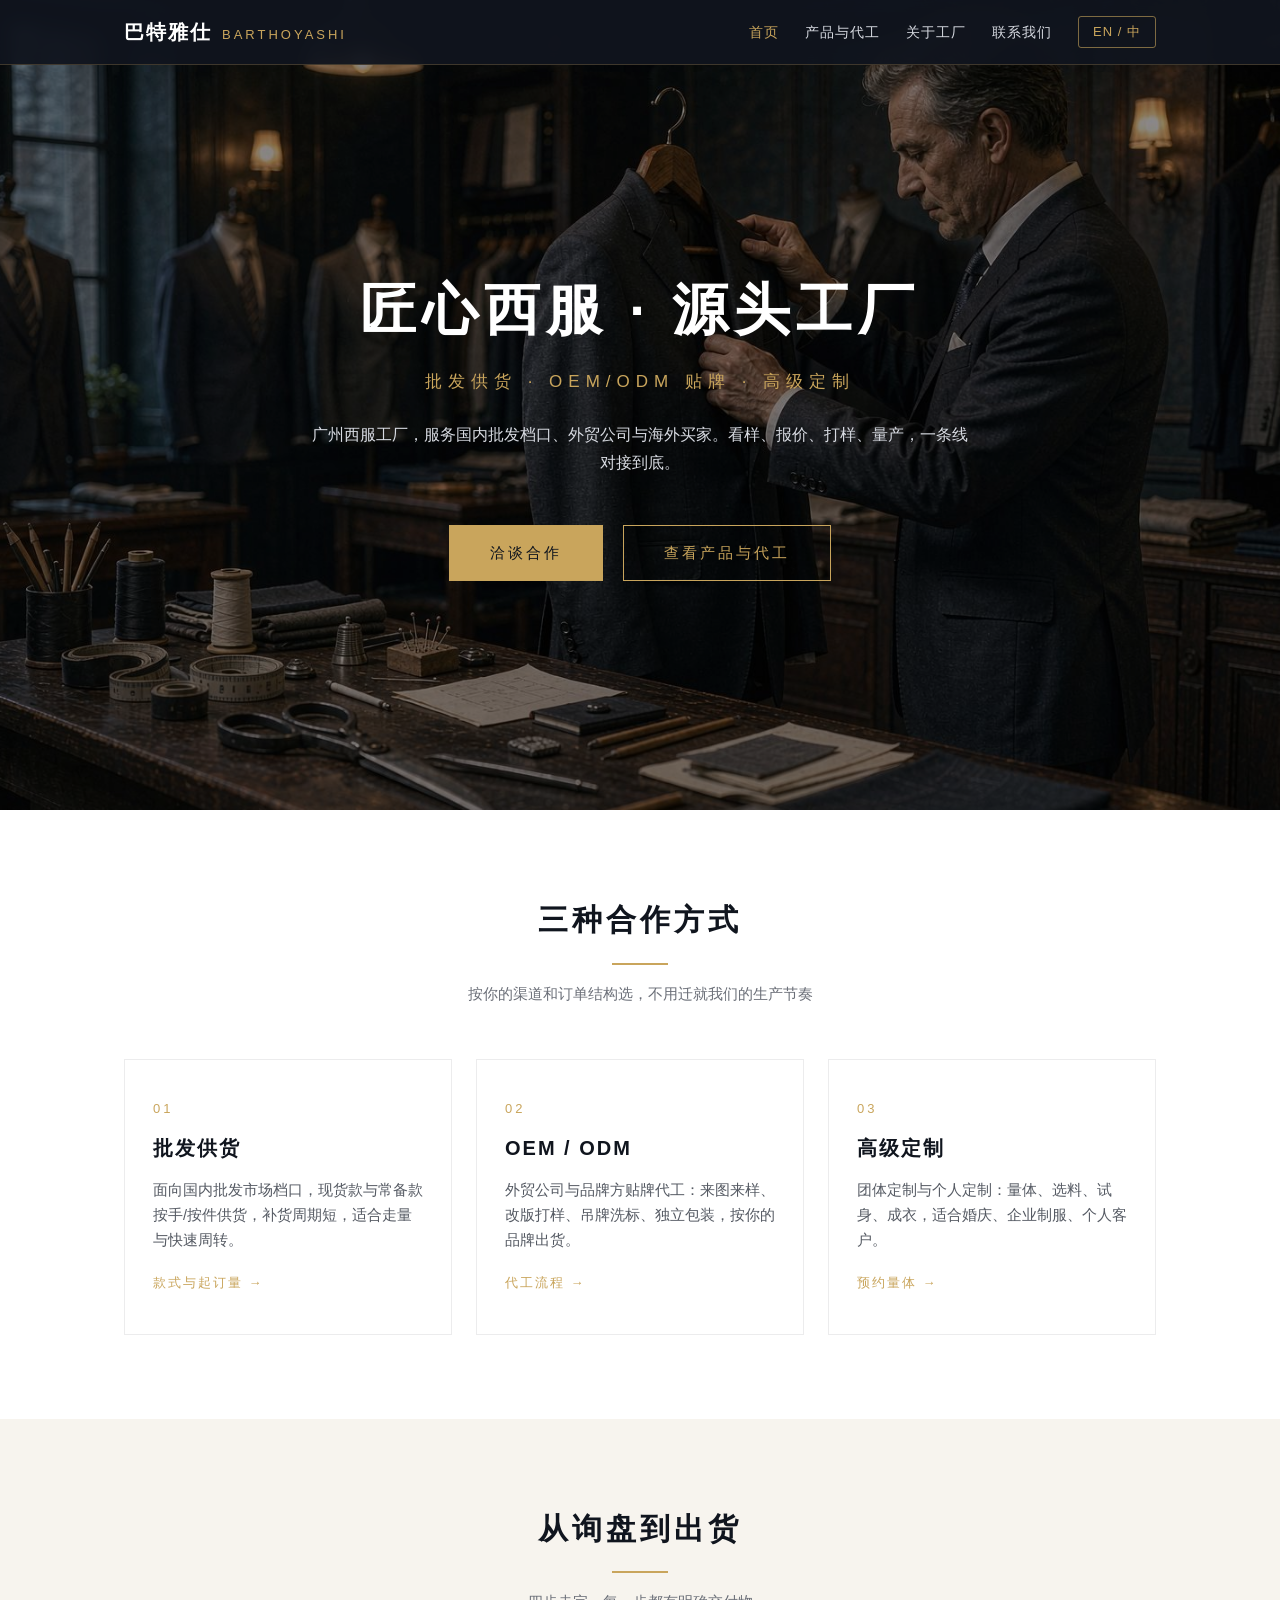
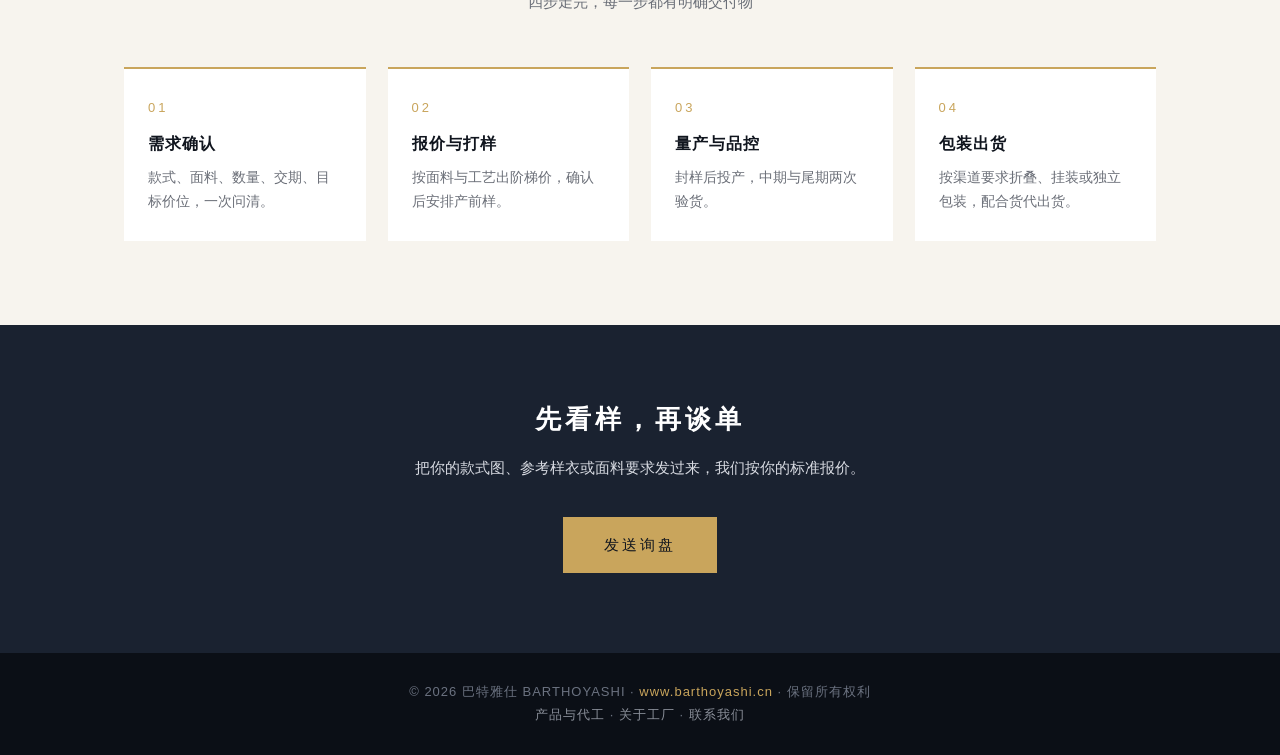
<file: index.html>
<!DOCTYPE html>
<html lang="zh-CN">
<head>
<meta charset="UTF-8">
<meta name="viewport" content="width=device-width, initial-scale=1.0">
<title>巴特雅仕 BARTHOYASHI｜广州西服工厂 · 批发 OEM/ODM 定制</title>
<meta name="description" content="巴特雅仕是广州西服源头工厂，承接批发档口供货、外贸公司 OEM/ODM 贴牌代工与高级定制。小批量起订，中英双语对接。Guangzhou suit factory for wholesale, OEM/ODM and bespoke tailoring.">
<meta name="keywords" content="西服工厂,西服批发,西装定制,西服OEM,西服ODM,广州西服厂,suit factory,suit manufacturer,suit wholesale,Guangzhou suit factory,OEM suit">
<link rel="canonical" href="https://www.barthoyashi.cn/">
<link rel="alternate" hreflang="zh-Hans" href="https://www.barthoyashi.cn/">
<link rel="alternate" hreflang="en" href="https://www.barthoyashi.cn/?lang=en">
<link rel="alternate" hreflang="x-default" href="https://www.barthoyashi.cn/">
<link rel="icon" type="image/svg+xml" href="favicon.svg">
<link rel="stylesheet" href="assets/style.css">
<meta property="og:type" content="website">
<meta property="og:site_name" content="BARTHOYASHI 巴特雅仕">
<meta property="og:title" content="巴特雅仕 BARTHOYASHI｜广州西服工厂 · 批发 OEM/ODM 定制">
<meta property="og:description" content="西服批发 / OEM-ODM 贴牌代工 / 高级定制 · Suit wholesale, OEM/ODM manufacturing, bespoke tailoring">
<meta property="og:url" content="https://www.barthoyashi.cn/">
<meta property="og:image" content="https://www.barthoyashi.cn/images/hero.jpg">
<meta property="og:locale" content="zh_CN">
<meta property="og:locale:alternate" content="en_US">
<meta name="twitter:card" content="summary_large_image">
<script type="application/ld+json">
{
  "@context": "https://schema.org",
  "@type": "Organization",
  "@id": "https://www.barthoyashi.cn/#org",
  "name": "BARTHOYASHI 巴特雅仕",
  "url": "https://www.barthoyashi.cn/",
  "logo": "https://www.barthoyashi.cn/favicon.svg",
  "description": "西服工厂：批发供货、OEM/ODM 贴牌代工、高级定制 | Suit factory: wholesale, OEM/ODM, bespoke tailoring",
  "address": { "@type": "PostalAddress", "addressCountry": "CN", "addressLocality": "广州", "addressRegion": "广东" },
  "areaServed": ["CN", "Worldwide"],
  "knowsLanguage": ["zh-CN", "en"],
  "contactPoint": [{
    "@type": "ContactPoint",
    "contactType": "sales",
    "email": "contact@barthoyashi.cn",
    "availableLanguage": ["zh-CN", "en"]
  }]
}
</script>
</head>
<body>

<header>
  <div class="container nav">
    <a class="brand" href="/">巴特雅仕<span>BARTHOYASHI</span></a>
    <nav>
      <ul>
        <li><a href="/" aria-current="page"><span class="zh">首页</span><span class="en">Home</span></a></li>
        <li><a href="products"><span class="zh">产品与代工</span><span class="en">Products</span></a></li>
        <li><a href="about"><span class="zh">关于工厂</span><span class="en">Factory</span></a></li>
        <li><a href="contact"><span class="zh">联系我们</span><span class="en">Contact</span></a></li>
        <li><button class="lang-btn" id="langToggle" type="button">EN / 中</button></li>
      </ul>
    </nav>
  </div>
</header>

<main>
<section class="hero" id="home">
  <div class="hero-inner">
    <h1><span class="zh">匠心西服 · 源头工厂</span><span class="en">Suit Factory · From the Source</span></h1>
    <div class="sub"><span class="zh">批发供货 · OEM/ODM 贴牌 · 高级定制</span><span class="en">Wholesale · OEM / ODM · Bespoke Tailoring</span></div>
    <p>
      <span class="zh">广州西服工厂，服务国内批发档口、外贸公司与海外买家。看样、报价、打样、量产，一条线对接到底。</span>
      <span class="en">A suit factory in Guangzhou serving domestic wholesalers, trading companies and overseas buyers — from sample to quotation to bulk production, in one line.</span>
    </p>
    <a class="btn btn-solid" href="contact"><span class="zh">洽谈合作</span><span class="en">Get in Touch</span></a>
    <a class="btn" href="products"><span class="zh">查看产品与代工</span><span class="en">Products &amp; OEM</span></a>
  </div>
</section>

<section class="bg-white">
  <div class="container">
    <div class="sec-head">
      <h2><span class="zh">三种合作方式</span><span class="en">Three Ways to Work With Us</span></h2>
      <div class="line"></div>
      <p><span class="zh">按你的渠道和订单结构选，不用迁就我们的生产节奏</span><span class="en">Pick the model that fits your channel and order size.</span></p>
    </div>
    <div class="cards">
      <div class="card">
        <div class="idx">01</div>
        <h3><span class="zh">批发供货</span><span class="en">Wholesale Supply</span></h3>
        <p><span class="zh">面向国内批发市场档口，现货款与常备款按手/按件供货，补货周期短，适合走量与快速周转。</span><span class="en">Stock and running styles supplied by piece or by lot for wholesale stalls — short replenishment cycles, built for turnover.</span></p>
        <a class="more" href="products"><span class="zh">款式与起订量 →</span><span class="en">Styles &amp; MOQ →</span></a>
      </div>
      <div class="card">
        <div class="idx">02</div>
        <h3>OEM / ODM</h3>
        <p><span class="zh">外贸公司与品牌方贴牌代工：来图来样、改版打样、吊牌洗标、独立包装，按你的品牌出货。</span><span class="en">Private-label production for trading companies and brands: sample-based development, labels, hangtags, individual packing.</span></p>
        <a class="more" href="products"><span class="zh">代工流程 →</span><span class="en">OEM process →</span></a>
      </div>
      <div class="card">
        <div class="idx">03</div>
        <h3><span class="zh">高级定制</span><span class="en">Bespoke Tailoring</span></h3>
        <p><span class="zh">团体定制与个人定制：量体、选料、试身、成衣，适合婚庆、企业制服、个人客户。</span><span class="en">Group and individual bespoke: measuring, fabric selection, fittings and finished garments for weddings, uniforms and private clients.</span></p>
        <a class="more" href="contact"><span class="zh">预约量体 →</span><span class="en">Book a fitting →</span></a>
      </div>
    </div>
  </div>
</section>

<section>
  <div class="container">
    <div class="sec-head">
      <h2><span class="zh">从询盘到出货</span><span class="en">From Enquiry to Shipment</span></h2>
      <div class="line"></div>
      <p><span class="zh">四步走完，每一步都有明确交付物</span><span class="en">Four steps, each with a clear deliverable.</span></p>
    </div>
    <div class="steps">
      <div class="step">
        <h3><span class="zh">需求确认</span><span class="en">Brief</span></h3>
        <p><span class="zh">款式、面料、数量、交期、目标价位，一次问清。</span><span class="en">Style, fabric, quantity, lead time and target price — settled in one pass.</span></p>
      </div>
      <div class="step">
        <h3><span class="zh">报价与打样</span><span class="en">Quote &amp; Sample</span></h3>
        <p><span class="zh">按面料与工艺出阶梯价，确认后安排产前样。</span><span class="en">Tiered pricing by fabric and workmanship, then a pre-production sample.</span></p>
      </div>
      <div class="step">
        <h3><span class="zh">量产与品控</span><span class="en">Production &amp; QC</span></h3>
        <p><span class="zh">封样后投产，中期与尾期两次验货。</span><span class="en">Bulk runs after sample approval, with mid-line and final inspection.</span></p>
      </div>
      <div class="step">
        <h3><span class="zh">包装出货</span><span class="en">Packing &amp; Delivery</span></h3>
        <p><span class="zh">按渠道要求折叠、挂装或独立包装，配合货代出货。</span><span class="en">Flat-packed, hanging or individually packed, coordinated with your forwarder.</span></p>
      </div>
    </div>
  </div>
</section>

<section class="cta-band">
  <div class="container">
    <h2><span class="zh">先看样，再谈单</span><span class="en">See the Sample First</span></h2>
    <p><span class="zh">把你的款式图、参考样衣或面料要求发过来，我们按你的标准报价。</span><span class="en">Send your sketches, reference garments or fabric specs and we will quote to your standard.</span></p>
    <a class="btn btn-solid" href="contact"><span class="zh">发送询盘</span><span class="en">Send Enquiry</span></a>
  </div>
</section>
</main>

<footer>
  <div class="container">
    © <span id="year">2026</span> 巴特雅仕 BARTHOYASHI · <span class="gold">www.barthoyashi.cn</span> ·
    <span class="zh">保留所有权利</span><span class="en">All rights reserved</span>
    <br>
    <span class="zh"><a href="products">产品与代工</a> · <a href="about">关于工厂</a> · <a href="contact">联系我们</a></span>
    <span class="en"><a href="products">Products</a> · <a href="about">Factory</a> · <a href="contact">Contact</a></span>
  </div>
</footer>

<script src="assets/app.js"></script>
</body>
</html>
</file>
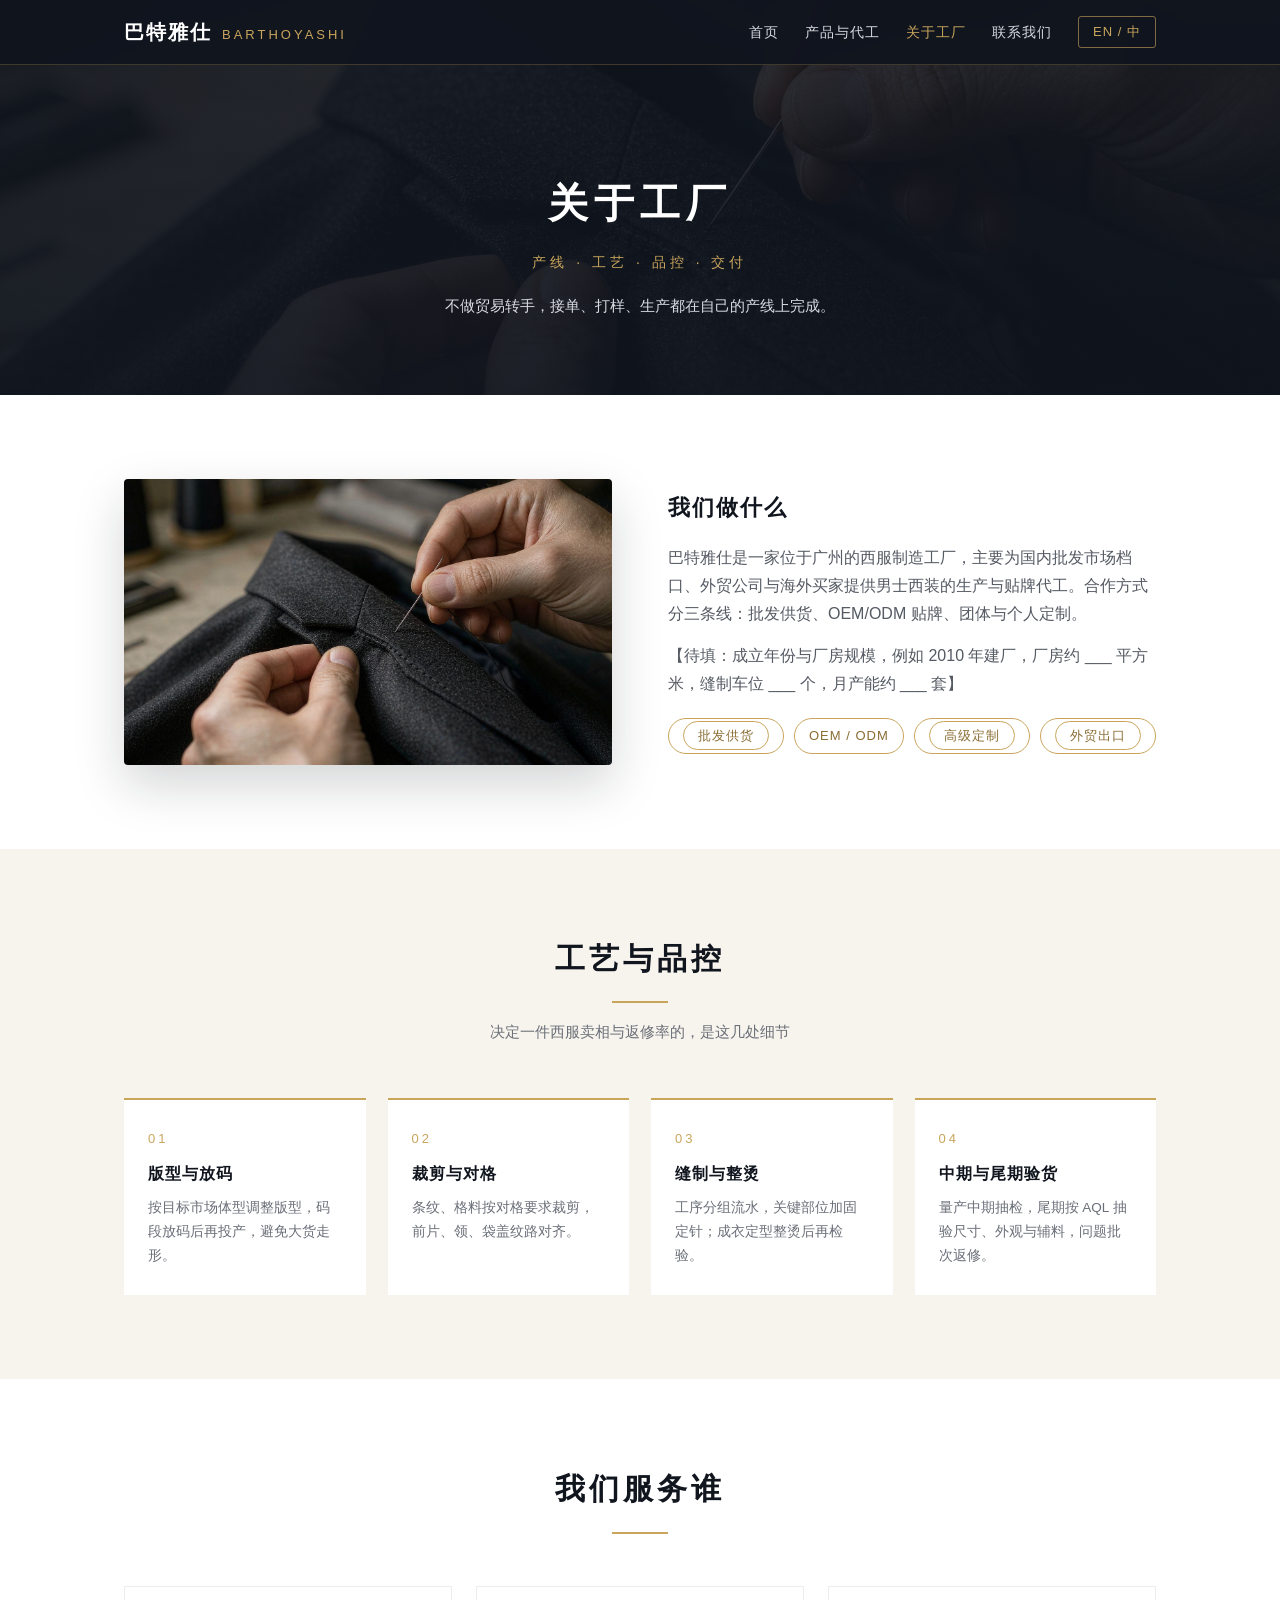
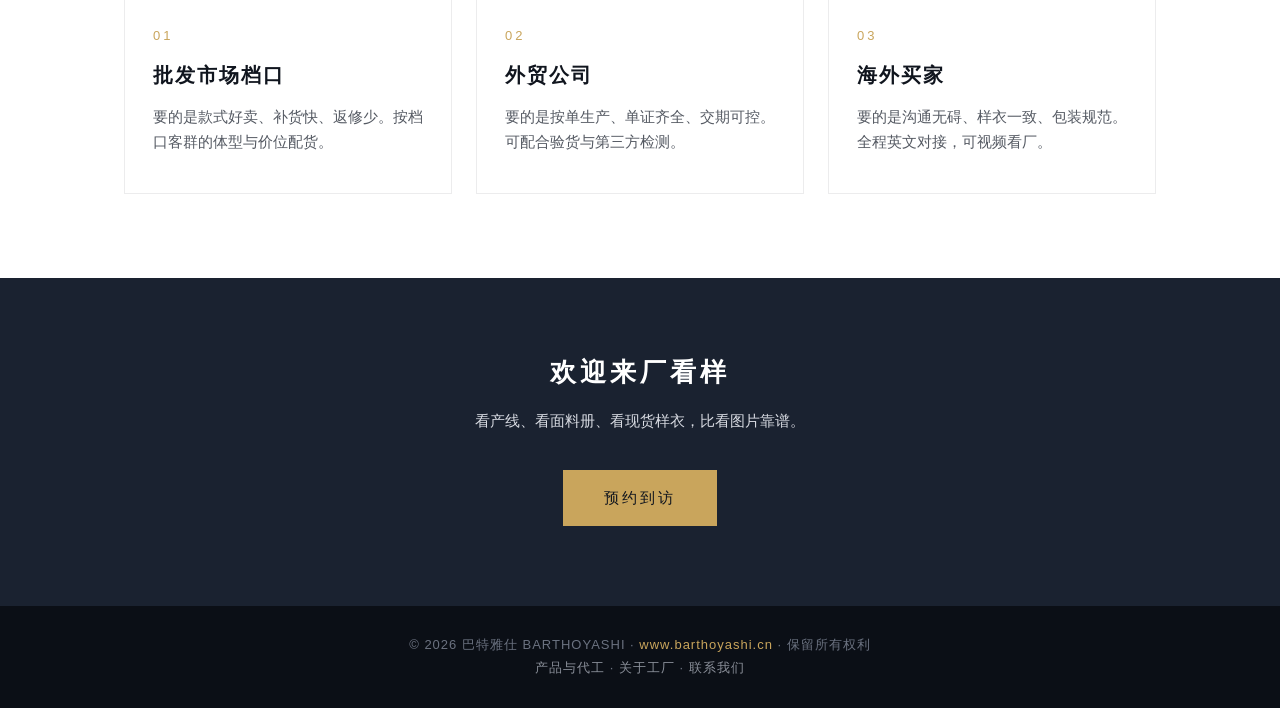
<file: about.html>
<!DOCTYPE html>
<html lang="zh-CN">
<head>
<meta charset="UTF-8">
<meta name="viewport" content="width=device-width, initial-scale=1.0">
<title>关于工厂｜广州西服制造 · 产能与品控 — 巴特雅仕</title>
<meta name="description" content="巴特雅仕西服工厂位于广州，服务批发档口、外贸公司与海外买家。了解我们的产线配置、工艺标准、品控流程与交付能力。Guangzhou suit factory: capacity, workmanship standards and quality control.">
<meta name="keywords" content="广州西服工厂,西服生产线,西装品控,西服厂产能,Guangzhou suit factory,suit manufacturer China">
<link rel="canonical" href="https://www.barthoyashi.cn/about">
<link rel="alternate" hreflang="zh-Hans" href="https://www.barthoyashi.cn/about">
<link rel="alternate" hreflang="en" href="https://www.barthoyashi.cn/about?lang=en">
<link rel="alternate" hreflang="x-default" href="https://www.barthoyashi.cn/about">
<link rel="icon" type="image/svg+xml" href="favicon.svg">
<link rel="stylesheet" href="assets/style.css">
<meta property="og:type" content="website">
<meta property="og:site_name" content="BARTHOYASHI 巴特雅仕">
<meta property="og:title" content="关于工厂｜广州西服制造 — 巴特雅仕">
<meta property="og:description" content="产线配置、工艺标准、品控流程与交付能力">
<meta property="og:url" content="https://www.barthoyashi.cn/about">
<meta property="og:image" content="https://www.barthoyashi.cn/images/craft.jpg">
<meta property="og:locale" content="zh_CN">
<meta property="og:locale:alternate" content="en_US">
<script type="application/ld+json">
{
  "@context": "https://schema.org",
  "@type": "AboutPage",
  "url": "https://www.barthoyashi.cn/about",
  "mainEntity": {
    "@type": "Organization",
    "@id": "https://www.barthoyashi.cn/#org",
    "name": "BARTHOYASHI 巴特雅仕",
    "url": "https://www.barthoyashi.cn/",
    "address": { "@type": "PostalAddress", "addressCountry": "CN", "addressLocality": "广州", "addressRegion": "广东" },
    "email": "contact@barthoyashi.cn"
  }
}
</script>
</head>
<body>

<header>
  <div class="container nav">
    <a class="brand" href="/">巴特雅仕<span>BARTHOYASHI</span></a>
    <nav>
      <ul>
        <li><a href="/"><span class="zh">首页</span><span class="en">Home</span></a></li>
        <li><a href="products"><span class="zh">产品与代工</span><span class="en">Products</span></a></li>
        <li><a href="about" aria-current="page"><span class="zh">关于工厂</span><span class="en">Factory</span></a></li>
        <li><a href="contact"><span class="zh">联系我们</span><span class="en">Contact</span></a></li>
        <li><button class="lang-btn" id="langToggle" type="button">EN / 中</button></li>
      </ul>
    </nav>
  </div>
</header>

<main>
<section class="page-hero">
  <div class="container inner">
    <h1><span class="zh">关于工厂</span><span class="en">The Factory</span></h1>
    <div class="sub"><span class="zh">产线 · 工艺 · 品控 · 交付</span><span class="en">Lines · Workmanship · QC · Delivery</span></div>
    <p><span class="zh">不做贸易转手，接单、打样、生产都在自己的产线上完成。</span><span class="en">No middleman trading — sampling and production happen on our own lines.</span></p>
  </div>
</section>

<section class="bg-white about">
  <div class="container about-grid">
    <img src="images/craft.jpg" alt="巴特雅仕 BARTHOYASHI 西服生产车间">
    <div>
      <h3><span class="zh">我们做什么</span><span class="en">What We Do</span></h3>
      <p>
        <span class="zh">巴特雅仕是一家位于广州的西服制造工厂，主要为国内批发市场档口、外贸公司与海外买家提供男士西装的生产与贴牌代工。合作方式分三条线：批发供货、OEM/ODM 贴牌、团体与个人定制。</span>
        <span class="en">BARTHOYASHI is a suit manufacturing factory in Guangzhou producing men's tailoring for domestic wholesale stalls, trading companies and overseas buyers. We work in three modes: wholesale supply, OEM/ODM private label, and group or individual bespoke.</span>
      </p>
      <p>
        <span class="zh">【待填：成立年份与厂房规模，例如 2010 年建厂，厂房约 ___ 平方米，缝制车位 ___ 个，月产能约 ___ 套】</span>
        <span class="en">[TBD: founding year and scale — e.g. founded 2010, approx. ___ sqm, ___ sewing stations, monthly capacity approx. ___ sets]</span>
      </p>
      <div class="pill-row">
        <span><span class="zh">批发供货</span><span class="en">Wholesale</span></span>
        <span>OEM / ODM</span>
        <span><span class="zh">高级定制</span><span class="en">Bespoke</span></span>
        <span><span class="zh">外贸出口</span><span class="en">Export</span></span>
      </div>
    </div>
  </div>
</section>

<section>
  <div class="container">
    <div class="sec-head">
      <h2><span class="zh">工艺与品控</span><span class="en">Workmanship &amp; Quality Control</span></h2>
      <div class="line"></div>
      <p><span class="zh">决定一件西服卖相与返修率的，是这几处细节</span><span class="en">These are the details that decide how a suit looks on the rail and how often it comes back.</span></p>
    </div>
    <div class="steps">
      <div class="step">
        <h3><span class="zh">版型与放码</span><span class="en">Blocks &amp; Grading</span></h3>
        <p><span class="zh">按目标市场体型调整版型，码段放码后再投产，避免大货走形。</span><span class="en">Blocks adjusted to the target market's body shape, graded before bulk cutting.</span></p>
      </div>
      <div class="step">
        <h3><span class="zh">裁剪与对格</span><span class="en">Cutting &amp; Matching</span></h3>
        <p><span class="zh">条纹、格料按对格要求裁剪，前片、领、袋盖纹路对齐。</span><span class="en">Stripes and checks cut to match across fronts, lapels and pocket flaps.</span></p>
      </div>
      <div class="step">
        <h3><span class="zh">缝制与整烫</span><span class="en">Sewing &amp; Pressing</span></h3>
        <p><span class="zh">工序分组流水，关键部位加固定针；成衣定型整烫后再检验。</span><span class="en">Section work with reinforced stitching at stress points; garments pressed and shaped before inspection.</span></p>
      </div>
      <div class="step">
        <h3><span class="zh">中期与尾期验货</span><span class="en">Mid-line &amp; Final QC</span></h3>
        <p><span class="zh">量产中期抽检，尾期按 AQL 抽验尺寸、外观与辅料，问题批次返修。</span><span class="en">Mid-production checks, then AQL-based final inspection of measurements, appearance and trims.</span></p>
      </div>
    </div>
  </div>
</section>

<section class="bg-white">
  <div class="container">
    <div class="sec-head">
      <h2><span class="zh">我们服务谁</span><span class="en">Who We Serve</span></h2>
      <div class="line"></div>
    </div>
    <div class="cards">
      <div class="card">
        <div class="idx">01</div>
        <h3><span class="zh">批发市场档口</span><span class="en">Wholesale Stalls</span></h3>
        <p><span class="zh">要的是款式好卖、补货快、返修少。按档口客群的体型与价位配货。</span><span class="en">You need sellable styles, fast replenishment and low return rates — we stock to your customers' shapes and price points.</span></p>
      </div>
      <div class="card">
        <div class="idx">02</div>
        <h3><span class="zh">外贸公司</span><span class="en">Trading Companies</span></h3>
        <p><span class="zh">要的是按单生产、单证齐全、交期可控。可配合验货与第三方检测。</span><span class="en">Made-to-order production, complete documentation, controllable lead times; third-party inspection welcome.</span></p>
      </div>
      <div class="card">
        <div class="idx">03</div>
        <h3><span class="zh">海外买家</span><span class="en">Overseas Buyers</span></h3>
        <p><span class="zh">要的是沟通无碍、样衣一致、包装规范。全程英文对接，可视频看厂。</span><span class="en">Clear communication, sample consistency and proper packing — English-speaking contact and video factory tours.</span></p>
      </div>
    </div>
  </div>
</section>

<section class="cta-band">
  <div class="container">
    <h2><span class="zh">欢迎来厂看样</span><span class="en">Visit the Factory</span></h2>
    <p><span class="zh">看产线、看面料册、看现货样衣，比看图片靠谱。</span><span class="en">See the lines, the fabric books and the stock samples — better than photos.</span></p>
    <a class="btn btn-solid" href="contact"><span class="zh">预约到访</span><span class="en">Book a Visit</span></a>
  </div>
</section>
</main>

<footer>
  <div class="container">
    © <span id="year">2026</span> 巴特雅仕 BARTHOYASHI · <span class="gold">www.barthoyashi.cn</span> ·
    <span class="zh">保留所有权利</span><span class="en">All rights reserved</span>
    <br>
    <span class="zh"><a href="products">产品与代工</a> · <a href="about">关于工厂</a> · <a href="contact">联系我们</a></span>
    <span class="en"><a href="products">Products</a> · <a href="about">Factory</a> · <a href="contact">Contact</a></span>
  </div>
</footer>

<script src="assets/app.js"></script>
</body>
</html>
</file>
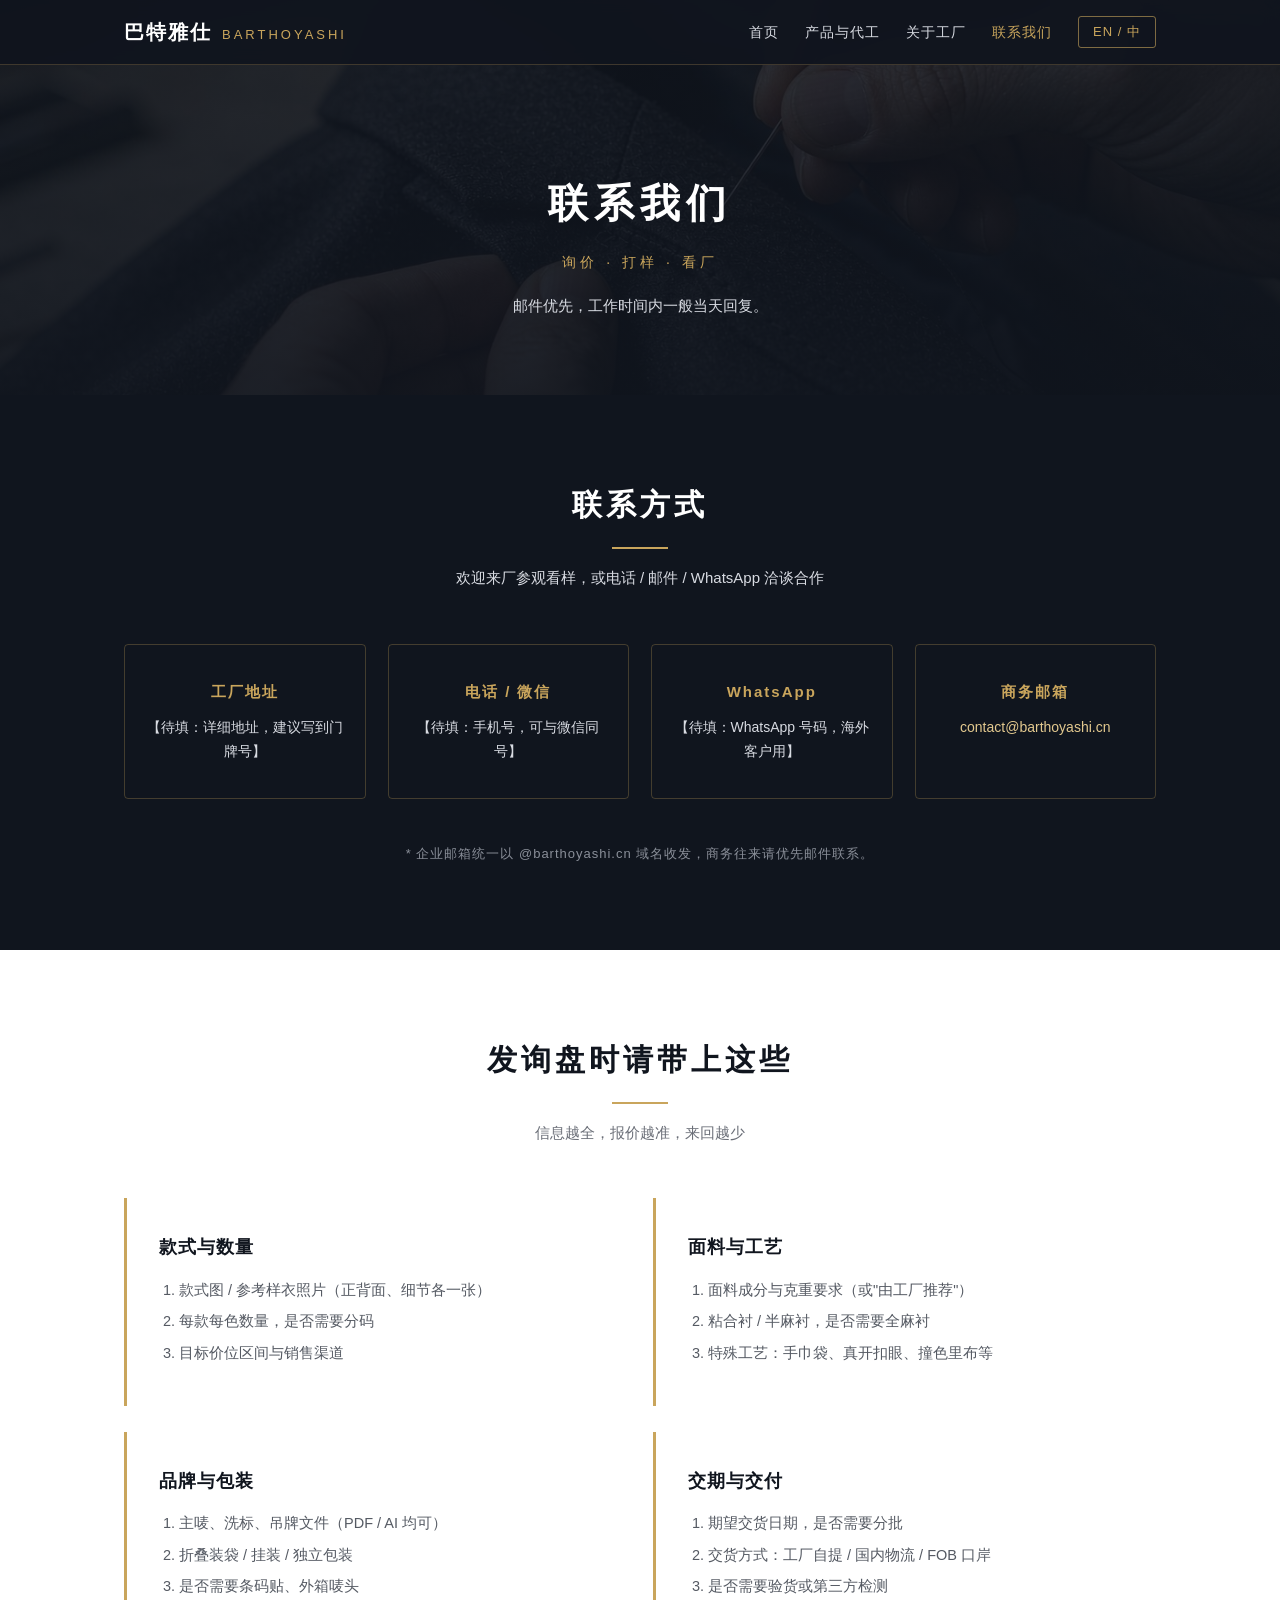
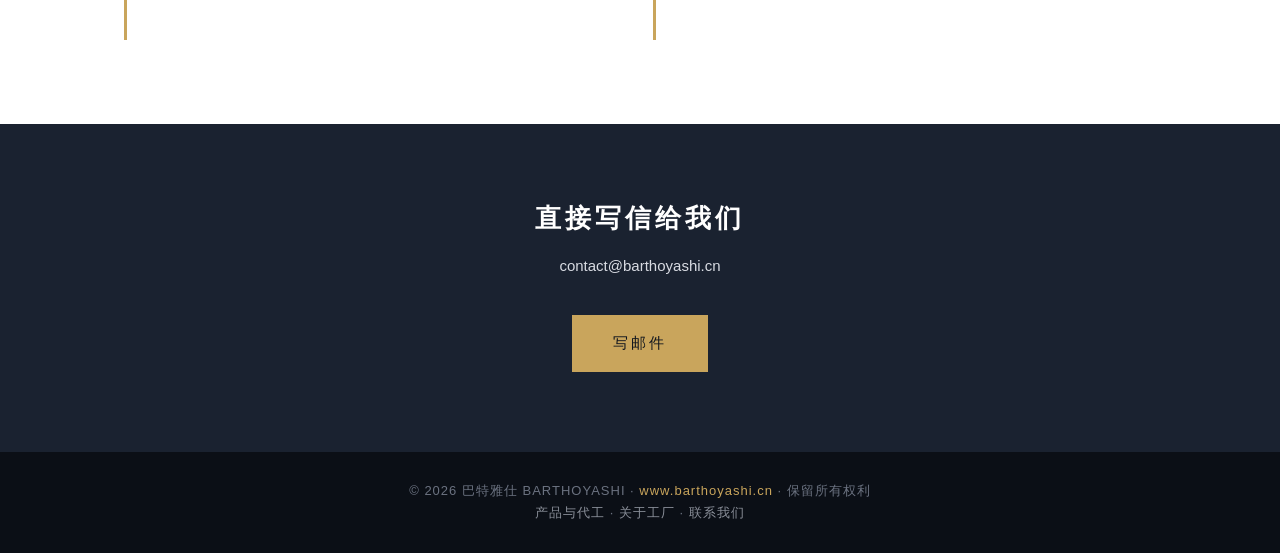
<file: contact.html>
<!DOCTYPE html>
<html lang="zh-CN">
<head>
<meta charset="UTF-8">
<meta name="viewport" content="width=device-width, initial-scale=1.0">
<title>联系我们｜西服批发与代工询盘 — 巴特雅仕 BARTHOYASHI</title>
<meta name="description" content="联系巴特雅仕西服工厂：商务邮箱 contact@barthoyashi.cn，广州看厂预约、批发询价、OEM/ODM 打样。Contact the factory for wholesale pricing, OEM sampling and factory visits in Guangzhou.">
<meta name="keywords" content="西服工厂联系方式,广州西服厂地址,西服批发询价,西装代工联系,suit factory contact,Guangzhou suit supplier">
<link rel="canonical" href="https://www.barthoyashi.cn/contact">
<link rel="alternate" hreflang="zh-Hans" href="https://www.barthoyashi.cn/contact">
<link rel="alternate" hreflang="en" href="https://www.barthoyashi.cn/contact?lang=en">
<link rel="alternate" hreflang="x-default" href="https://www.barthoyashi.cn/contact">
<link rel="icon" type="image/svg+xml" href="favicon.svg">
<link rel="stylesheet" href="assets/style.css">
<meta property="og:type" content="website">
<meta property="og:site_name" content="BARTHOYASHI 巴特雅仕">
<meta property="og:title" content="联系我们｜西服批发与代工询盘 — 巴特雅仕">
<meta property="og:description" content="商务邮箱 contact@barthoyashi.cn · 广州看厂预约 · 批发询价与 OEM 打样">
<meta property="og:url" content="https://www.barthoyashi.cn/contact">
<meta property="og:image" content="https://www.barthoyashi.cn/images/hero.jpg">
<meta property="og:locale" content="zh_CN">
<meta property="og:locale:alternate" content="en_US">
<script type="application/ld+json">
{
  "@context": "https://schema.org",
  "@type": "ContactPage",
  "url": "https://www.barthoyashi.cn/contact",
  "mainEntity": {
    "@type": "Organization",
    "@id": "https://www.barthoyashi.cn/#org",
    "name": "BARTHOYASHI 巴特雅仕",
    "url": "https://www.barthoyashi.cn/",
    "email": "contact@barthoyashi.cn",
    "address": { "@type": "PostalAddress", "addressCountry": "CN", "addressLocality": "广州", "addressRegion": "广东" },
    "contactPoint": [{
      "@type": "ContactPoint",
      "contactType": "sales",
      "email": "contact@barthoyashi.cn",
      "availableLanguage": ["zh-CN", "en"]
    }]
  }
}
</script>
</head>
<body>

<header>
  <div class="container nav">
    <a class="brand" href="/">巴特雅仕<span>BARTHOYASHI</span></a>
    <nav>
      <ul>
        <li><a href="/"><span class="zh">首页</span><span class="en">Home</span></a></li>
        <li><a href="products"><span class="zh">产品与代工</span><span class="en">Products</span></a></li>
        <li><a href="about"><span class="zh">关于工厂</span><span class="en">Factory</span></a></li>
        <li><a href="contact" aria-current="page"><span class="zh">联系我们</span><span class="en">Contact</span></a></li>
        <li><button class="lang-btn" id="langToggle" type="button">EN / 中</button></li>
      </ul>
    </nav>
  </div>
</header>

<main>
<section class="page-hero">
  <div class="container inner">
    <h1><span class="zh">联系我们</span><span class="en">Contact Us</span></h1>
    <div class="sub"><span class="zh">询价 · 打样 · 看厂</span><span class="en">Pricing · Sampling · Factory Visit</span></div>
    <p><span class="zh">邮件优先，工作时间内一般当天回复。</span><span class="en">Email preferred — usually answered the same working day.</span></p>
  </div>
</section>

<section class="contact">
  <div class="container">
    <div class="sec-head">
      <h2><span class="zh">联系方式</span><span class="en">Get in Touch</span></h2>
      <div class="line"></div>
      <p><span class="zh">欢迎来厂参观看样，或电话 / 邮件 / WhatsApp 洽谈合作</span><span class="en">Factory visits welcome. Reach us by phone, email or WhatsApp.</span></p>
    </div>
    <div class="contact-grid">
      <div class="box">
        <b><span class="zh">工厂地址</span><span class="en">Address</span></b>
        <p><span class="zh">【待填：详细地址，建议写到门牌号】</span><span class="en">[TBD: full address]</span></p>
      </div>
      <div class="box">
        <b><span class="zh">电话 / 微信</span><span class="en">Tel / WeChat</span></b>
        <p><span class="zh">【待填：手机号，可与微信同号】</span><span class="en">[TBD: phone number]</span></p>
      </div>
      <div class="box">
        <b>WhatsApp</b>
        <p><span class="zh">【待填：WhatsApp 号码，海外客户用】</span><span class="en">[TBD: WhatsApp number]</span></p>
      </div>
      <div class="box">
        <b><span class="zh">商务邮箱</span><span class="en">E-mail</span></b>
        <p><a href="mailto:contact@barthoyashi.cn">contact@barthoyashi.cn</a></p>
      </div>
    </div>
    <p class="mail-note">
      <span class="zh">* 企业邮箱统一以 @barthoyashi.cn 域名收发，商务往来请优先邮件联系。</span>
      <span class="en">* All business mail is handled under the @barthoyashi.cn domain.</span>
    </p>
  </div>
</section>

<section class="bg-white">
  <div class="container">
    <div class="sec-head">
      <h2><span class="zh">发询盘时请带上这些</span><span class="en">What to Include in Your Enquiry</span></h2>
      <div class="line"></div>
      <p><span class="zh">信息越全，报价越准，来回越少</span><span class="en">The more you send, the more accurate the quote and the fewer rounds it takes.</span></p>
    </div>
    <div class="grid-2">
      <div class="checklist">
        <h3><span class="zh">款式与数量</span><span class="en">Style &amp; Quantity</span></h3>
        <ol>
          <li><span class="zh">款式图 / 参考样衣照片（正背面、细节各一张）</span><span class="en">Sketches or reference photos (front, back, details)</span></li>
          <li><span class="zh">每款每色数量，是否需要分码</span><span class="en">Quantity per style and colour; size breakdown</span></li>
          <li><span class="zh">目标价位区间与销售渠道</span><span class="en">Target price range and sales channel</span></li>
        </ol>
      </div>
      <div class="checklist">
        <h3><span class="zh">面料与工艺</span><span class="en">Fabric &amp; Workmanship</span></h3>
        <ol>
          <li><span class="zh">面料成分与克重要求（或"由工厂推荐"）</span><span class="en">Fibre content and weight, or "factory's recommendation"</span></li>
          <li><span class="zh">粘合衬 / 半麻衬，是否需要全麻衬</span><span class="en">Fused / half-canvas / full-canvas</span></li>
          <li><span class="zh">特殊工艺：手巾袋、真开扣眼、撞色里布等</span><span class="en">Details: ticket pocket, working buttonholes, contrast lining</span></li>
        </ol>
      </div>
      <div class="checklist">
        <h3><span class="zh">品牌与包装</span><span class="en">Branding &amp; Packing</span></h3>
        <ol>
          <li><span class="zh">主唛、洗标、吊牌文件（PDF / AI 均可）</span><span class="en">Main label, care label, hangtag files (PDF / AI)</span></li>
          <li><span class="zh">折叠装袋 / 挂装 / 独立包装</span><span class="en">Flat-packed / hanging / individual packing</span></li>
          <li><span class="zh">是否需要条码贴、外箱唛头</span><span class="en">Barcode stickers and carton marks</span></li>
        </ol>
      </div>
      <div class="checklist">
        <h3><span class="zh">交期与交付</span><span class="en">Lead Time &amp; Delivery</span></h3>
        <ol>
          <li><span class="zh">期望交货日期，是否需要分批</span><span class="en">Required date; split shipments or not</span></li>
          <li><span class="zh">交货方式：工厂自提 / 国内物流 / FOB 口岸</span><span class="en">Ex-works / domestic logistics / FOB port</span></li>
          <li><span class="zh">是否需要验货或第三方检测</span><span class="en">Inspection or third-party testing required?</span></li>
        </ol>
      </div>
    </div>
  </div>
</section>

<section class="cta-band">
  <div class="container">
    <h2><span class="zh">直接写信给我们</span><span class="en">Write to Us Directly</span></h2>
    <p>contact@barthoyashi.cn</p>
    <a class="btn btn-solid" href="mailto:contact@barthoyashi.cn"><span class="zh">写邮件</span><span class="en">Compose Email</span></a>
  </div>
</section>
</main>

<footer>
  <div class="container">
    © <span id="year">2026</span> 巴特雅仕 BARTHOYASHI · <span class="gold">www.barthoyashi.cn</span> ·
    <span class="zh">保留所有权利</span><span class="en">All rights reserved</span>
    <br>
    <span class="zh"><a href="products">产品与代工</a> · <a href="about">关于工厂</a> · <a href="contact">联系我们</a></span>
    <span class="en"><a href="products">Products</a> · <a href="about">Factory</a> · <a href="contact">Contact</a></span>
  </div>
</footer>

<script src="assets/app.js"></script>
</body>
</html>
</file>
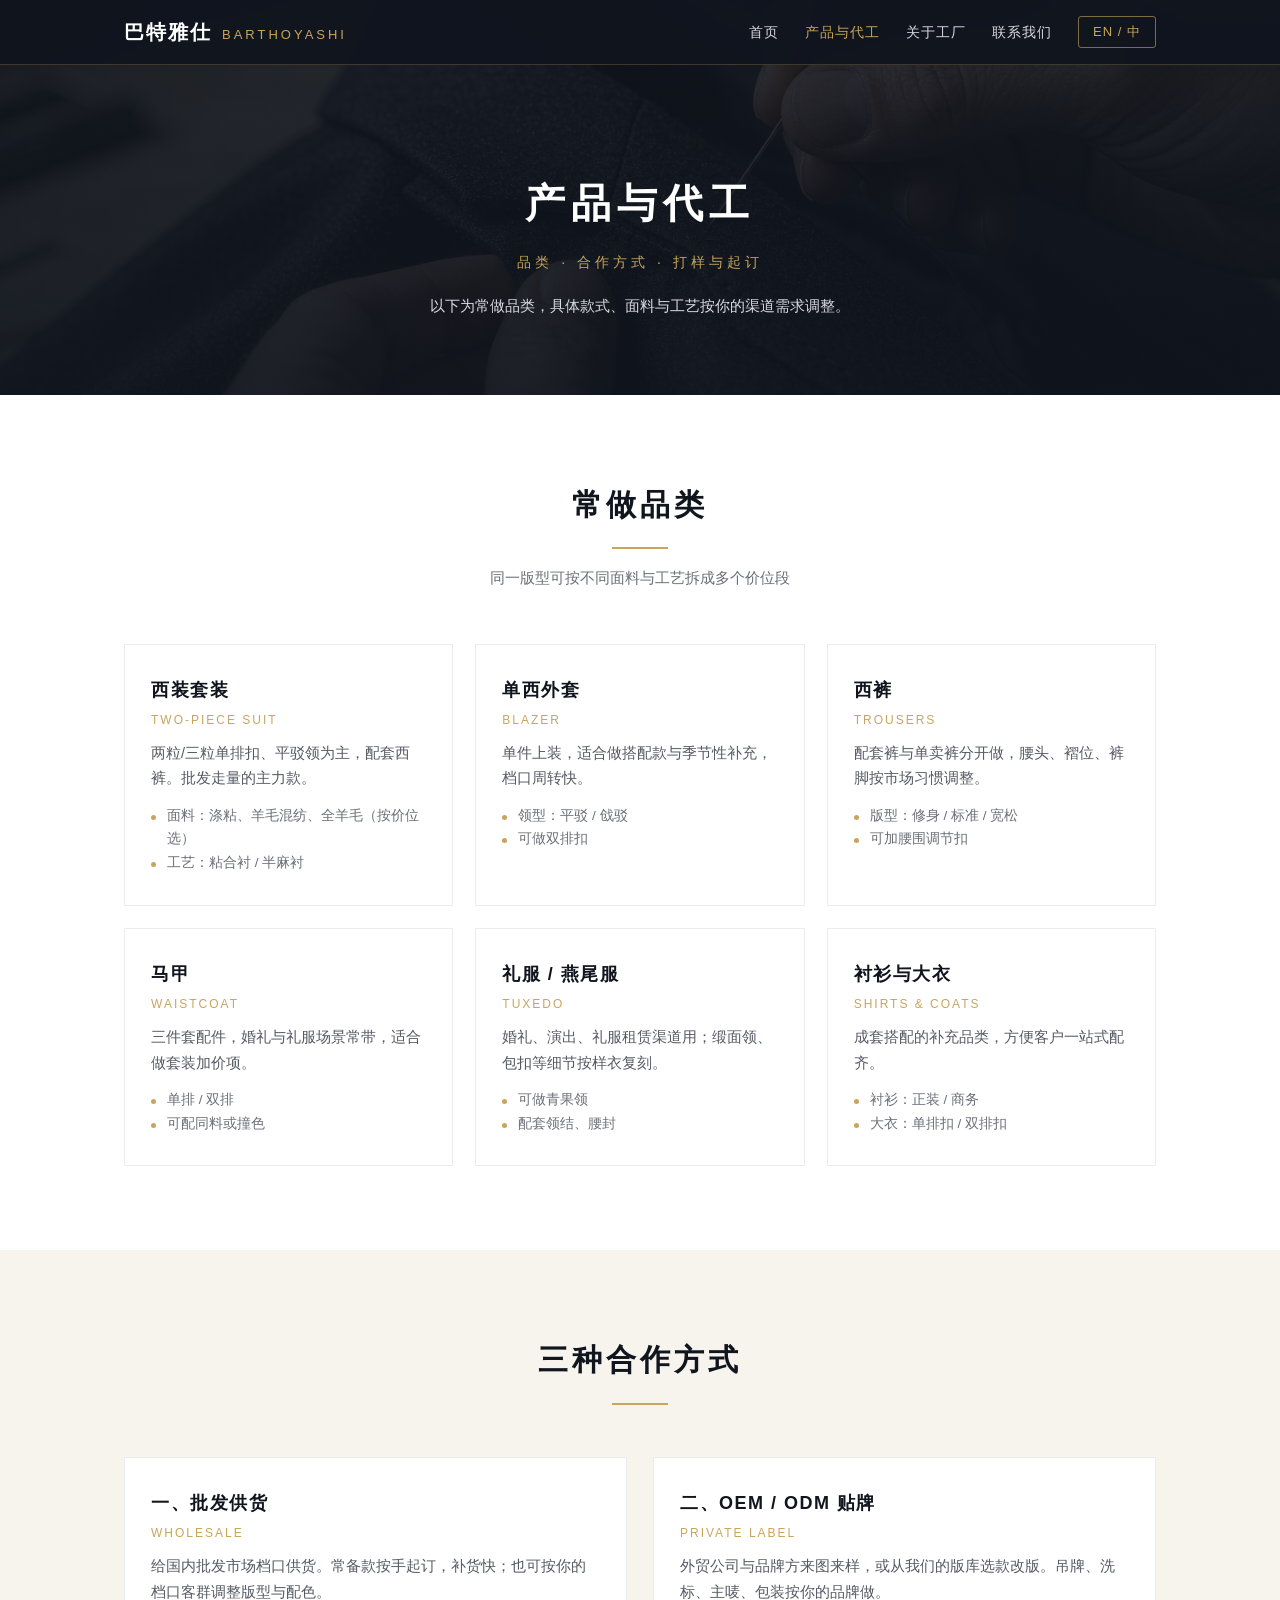
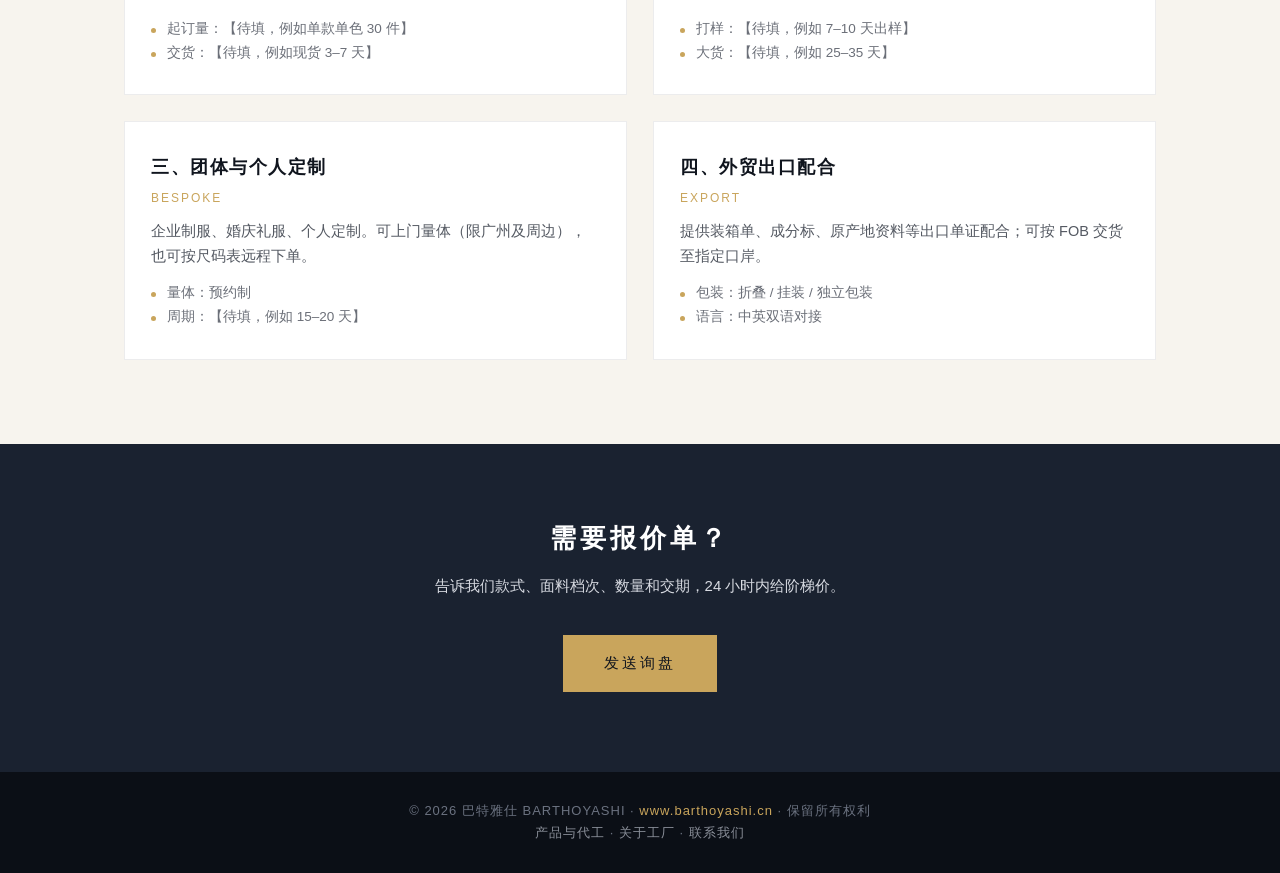
<file: products.html>
<!DOCTYPE html>
<html lang="zh-CN">
<head>
<meta charset="UTF-8">
<meta name="viewport" content="width=device-width, initial-scale=1.0">
<title>产品与代工｜男士西装、单西、西裤、马甲 OEM/ODM — 巴特雅仕</title>
<meta name="description" content="巴特雅仕西服工厂产品线：男士西装套装、单西、西裤、马甲、燕尾服、衬衫与大衣。支持批发供货、来样贴牌代工与团体定制，中英双语对接。Men's suits, blazers, trousers, waistcoats — wholesale and OEM/ODM.">
<meta name="keywords" content="西装套装,单西,西裤,马甲,燕尾服,西服代工,西服贴牌,男装OEM,suit set,blazer,trousers,waistcoat,tuxedo,suit OEM">
<link rel="canonical" href="https://www.barthoyashi.cn/products">
<link rel="alternate" hreflang="zh-Hans" href="https://www.barthoyashi.cn/products">
<link rel="alternate" hreflang="en" href="https://www.barthoyashi.cn/products?lang=en">
<link rel="alternate" hreflang="x-default" href="https://www.barthoyashi.cn/products">
<link rel="icon" type="image/svg+xml" href="favicon.svg">
<link rel="stylesheet" href="assets/style.css">
<meta property="og:type" content="website">
<meta property="og:site_name" content="BARTHOYASHI 巴特雅仕">
<meta property="og:title" content="产品与代工｜男士西装 OEM/ODM — 巴特雅仕">
<meta property="og:description" content="西装套装、单西、西裤、马甲、燕尾服、衬衫、大衣；批发、贴牌、团体定制">
<meta property="og:url" content="https://www.barthoyashi.cn/products">
<meta property="og:image" content="https://www.barthoyashi.cn/images/craft.jpg">
<meta property="og:locale" content="zh_CN">
<meta property="og:locale:alternate" content="en_US">
<script type="application/ld+json">
{
  "@context": "https://schema.org",
  "@type": "OfferCatalog",
  "name": "BARTHOYASHI 西服产品线",
  "url": "https://www.barthoyashi.cn/products",
  "itemListElement": [
    { "@type": "Offer", "itemOffered": { "@type": "Product", "name": "男士西装套装 Two-piece Suit" } },
    { "@type": "Offer", "itemOffered": { "@type": "Product", "name": "单西外套 Blazer / Sport Coat" } },
    { "@type": "Offer", "itemOffered": { "@type": "Product", "name": "西裤 Dress Trousers" } },
    { "@type": "Offer", "itemOffered": { "@type": "Product", "name": "马甲 Waistcoat" } },
    { "@type": "Offer", "itemOffered": { "@type": "Product", "name": "燕尾服 / 礼服 Tuxedo" } },
    { "@type": "Offer", "itemOffered": { "@type": "Product", "name": "衬衫与大衣 Shirts & Overcoats" } }
  ]
}
</script>
</head>
<body>

<header>
  <div class="container nav">
    <a class="brand" href="/">巴特雅仕<span>BARTHOYASHI</span></a>
    <nav>
      <ul>
        <li><a href="/"><span class="zh">首页</span><span class="en">Home</span></a></li>
        <li><a href="products" aria-current="page"><span class="zh">产品与代工</span><span class="en">Products</span></a></li>
        <li><a href="about"><span class="zh">关于工厂</span><span class="en">Factory</span></a></li>
        <li><a href="contact"><span class="zh">联系我们</span><span class="en">Contact</span></a></li>
        <li><button class="lang-btn" id="langToggle" type="button">EN / 中</button></li>
      </ul>
    </nav>
  </div>
</header>

<main>
<section class="page-hero">
  <div class="container inner">
    <h1><span class="zh">产品与代工</span><span class="en">Products &amp; OEM</span></h1>
    <div class="sub"><span class="zh">品类 · 合作方式 · 打样与起订</span><span class="en">Categories · Cooperation · Sampling &amp; MOQ</span></div>
    <p><span class="zh">以下为常做品类，具体款式、面料与工艺按你的渠道需求调整。</span><span class="en">Core categories below — styles, fabrics and workmanship are adjusted to your channel.</span></p>
  </div>
</section>

<section class="bg-white">
  <div class="container">
    <div class="sec-head">
      <h2><span class="zh">常做品类</span><span class="en">Core Categories</span></h2>
      <div class="line"></div>
      <p><span class="zh">同一版型可按不同面料与工艺拆成多个价位段</span><span class="en">One block can be offered at several price points by changing fabric and workmanship.</span></p>
    </div>
    <div class="grid-3">
      <div class="item">
        <h3><span class="zh">西装套装<small>TWO-PIECE SUIT</small></span><span class="en">Two-piece Suit<small>TWO-PIECE SUIT</small></span></h3>
        <p><span class="zh">两粒/三粒单排扣、平驳领为主，配套西裤。批发走量的主力款。</span><span class="en">Two or three-button single-breasted, notch lapel, with matching trousers. The volume driver for wholesale.</span></p>
        <ul>
          <li><span class="zh">面料：涤粘、羊毛混纺、全羊毛（按价位选）</span><span class="en">Fabric: poly-viscose, wool blend, pure wool</span></li>
          <li><span class="zh">工艺：粘合衬 / 半麻衬</span><span class="en">Construction: fused / half-canvas</span></li>
        </ul>
      </div>
      <div class="item">
        <h3><span class="zh">单西外套<small>BLAZER</small></span><span class="en">Blazer<small>SPORT COAT</small></span></h3>
        <p><span class="zh">单件上装，适合做搭配款与季节性补充，档口周转快。</span><span class="en">Jacket-only styles for outfit building and seasonal top-ups.</span></p>
        <ul>
          <li><span class="zh">领型：平驳 / 戗驳</span><span class="en">Lapel: notch / peak</span></li>
          <li><span class="zh">可做双排扣</span><span class="en">Double-breasted available</span></li>
        </ul>
      </div>
      <div class="item">
        <h3><span class="zh">西裤<small>TROUSERS</small></span><span class="en">Dress Trousers<small>TROUSERS</small></span></h3>
        <p><span class="zh">配套裤与单卖裤分开做，腰头、褶位、裤脚按市场习惯调整。</span><span class="en">Suit trousers and standalone trousers produced separately; waistband and pleats to your market's habit.</span></p>
        <ul>
          <li><span class="zh">版型：修身 / 标准 / 宽松</span><span class="en">Fit: slim / regular / relaxed</span></li>
          <li><span class="zh">可加腰围调节扣</span><span class="en">Side adjusters optional</span></li>
        </ul>
      </div>
      <div class="item">
        <h3><span class="zh">马甲<small>WAISTCOAT</small></span><span class="en">Waistcoat<small>WAISTCOAT</small></span></h3>
        <p><span class="zh">三件套配件，婚礼与礼服场景常带，适合做套装加价项。</span><span class="en">The third piece for three-piece sets; common in wedding and formalwear packages.</span></p>
        <ul>
          <li><span class="zh">单排 / 双排</span><span class="en">Single / double-breasted</span></li>
          <li><span class="zh">可配同料或撞色</span><span class="en">Matching or contrast fabric</span></li>
        </ul>
      </div>
      <div class="item">
        <h3><span class="zh">礼服 / 燕尾服<small>TUXEDO</small></span><span class="en">Tuxedo<small>FORMALWEAR</small></span></h3>
        <p><span class="zh">婚礼、演出、礼服租赁渠道用；缎面领、包扣等细节按样衣复刻。</span><span class="en">For weddings, stage and formalwear rental — satin lapels and covered buttons replicated from your sample.</span></p>
        <ul>
          <li><span class="zh">可做青果领</span><span class="en">Shawl collar available</span></li>
          <li><span class="zh">配套领结、腰封</span><span class="en">Bow tie and cummerbund optional</span></li>
        </ul>
      </div>
      <div class="item">
        <h3><span class="zh">衬衫与大衣<small>SHIRTS &amp; COATS</small></span><span class="en">Shirts &amp; Overcoats<small>EXTENDED LINE</small></span></h3>
        <p><span class="zh">成套搭配的补充品类，方便客户一站式配齐。</span><span class="en">Adjacent items so buyers can complete an order in one place.</span></p>
        <ul>
          <li><span class="zh">衬衫：正装 / 商务</span><span class="en">Shirts: dress / business</span></li>
          <li><span class="zh">大衣：单排扣 / 双排扣</span><span class="en">Coats: single / double-breasted</span></li>
        </ul>
      </div>
    </div>
  </div>
</section>

<section>
  <div class="container">
    <div class="sec-head">
      <h2><span class="zh">三种合作方式</span><span class="en">Three Cooperation Models</span></h2>
      <div class="line"></div>
    </div>
    <div class="grid-2">
      <div class="item">
        <h3><span class="zh">一、批发供货<small>WHOLESALE</small></span><span class="en">1. Wholesale Supply<small>WHOLESALE</small></span></h3>
        <p><span class="zh">给国内批发市场档口供货。常备款按手起订，补货快；也可按你的档口客群调整版型与配色。</span><span class="en">Supply to domestic wholesale stalls. Running styles by the lot with fast replenishment; fits and colourways tuned to your customers.</span></p>
        <ul>
          <li><span class="zh">起订量：【待填，例如单款单色 30 件】</span><span class="en">MOQ: [TBD, e.g. 30 pcs per style/colour]</span></li>
          <li><span class="zh">交货：【待填，例如现货 3–7 天】</span><span class="en">Lead time: [TBD, e.g. 3–7 days for stock]</span></li>
        </ul>
      </div>
      <div class="item">
        <h3><span class="zh">二、OEM / ODM 贴牌<small>PRIVATE LABEL</small></span><span class="en">2. OEM / ODM<small>PRIVATE LABEL</small></span></h3>
        <p><span class="zh">外贸公司与品牌方来图来样，或从我们的版库选款改版。吊牌、洗标、主唛、包装按你的品牌做。</span><span class="en">Trading companies and brands send drawings or samples, or adapt from our block library. Hangtags, care labels, main labels and packing under your brand.</span></p>
        <ul>
          <li><span class="zh">打样：【待填，例如 7–10 天出样】</span><span class="en">Sampling: [TBD, e.g. 7–10 days]</span></li>
          <li><span class="zh">大货：【待填，例如 25–35 天】</span><span class="en">Bulk: [TBD, e.g. 25–35 days]</span></li>
        </ul>
      </div>
      <div class="item">
        <h3><span class="zh">三、团体与个人定制<small>BESPOKE</small></span><span class="en">3. Group &amp; Individual Bespoke<small>BESPOKE</small></span></h3>
        <p><span class="zh">企业制服、婚庆礼服、个人定制。可上门量体（限广州及周边），也可按尺码表远程下单。</span><span class="en">Corporate uniforms, wedding suits and private clients. On-site measuring in Guangzhou and nearby, or remote ordering by size chart.</span></p>
        <ul>
          <li><span class="zh">量体：预约制</span><span class="en">Measuring: by appointment</span></li>
          <li><span class="zh">周期：【待填，例如 15–20 天】</span><span class="en">Lead time: [TBD, e.g. 15–20 days]</span></li>
        </ul>
      </div>
      <div class="item">
        <h3><span class="zh">四、外贸出口配合<small>EXPORT</small></span><span class="en">4. Export Support<small>EXPORT</small></span></h3>
        <p><span class="zh">提供装箱单、成分标、原产地资料等出口单证配合；可按 FOB 交货至指定口岸。</span><span class="en">Export documentation support (packing list, fibre content, origin); FOB delivery to your named port.</span></p>
        <ul>
          <li><span class="zh">包装：折叠 / 挂装 / 独立包装</span><span class="en">Packing: flat / hanging / individual</span></li>
          <li><span class="zh">语言：中英双语对接</span><span class="en">Language: Chinese &amp; English</span></li>
        </ul>
      </div>
    </div>
  </div>
</section>

<section class="cta-band">
  <div class="container">
    <h2><span class="zh">需要报价单？</span><span class="en">Need a Quotation?</span></h2>
    <p><span class="zh">告诉我们款式、面料档次、数量和交期，24 小时内给阶梯价。</span><span class="en">Tell us style, fabric grade, quantity and lead time — tiered pricing within 24 hours.</span></p>
    <a class="btn btn-solid" href="contact"><span class="zh">发送询盘</span><span class="en">Send Enquiry</span></a>
  </div>
</section>
</main>

<footer>
  <div class="container">
    © <span id="year">2026</span> 巴特雅仕 BARTHOYASHI · <span class="gold">www.barthoyashi.cn</span> ·
    <span class="zh">保留所有权利</span><span class="en">All rights reserved</span>
    <br>
    <span class="zh"><a href="products">产品与代工</a> · <a href="about">关于工厂</a> · <a href="contact">联系我们</a></span>
    <span class="en"><a href="products">Products</a> · <a href="about">Factory</a> · <a href="contact">Contact</a></span>
  </div>
</footer>

<script src="assets/app.js"></script>
</body>
</html>
</file>
<file: assets/style.css>
:root {
  --navy: #10151e;
  --navy-2: #1a2230;
  --gold: #c9a55c;
  --gold-light: #e3c98f;
  --ink: #2b2b2b;
  --paper: #f7f4ee;
  --text-light: #d8dbe2;
  --muted: #6b6f78;
}
* { margin: 0; padding: 0; box-sizing: border-box; }
html { scroll-behavior: smooth; }
body {
  font-family: "PingFang SC", "Microsoft YaHei", "Noto Sans SC", "Segoe UI", Arial, sans-serif;
  color: var(--ink);
  background: var(--paper);
  line-height: 1.75;
}
img { max-width: 100%; display: block; }
a { text-decoration: none; color: inherit; }
.container { max-width: 1080px; margin: 0 auto; padding: 0 24px; }

/* ===== 双语切换 ===== */
.en { display: none; }
body.lang-en .en { display: revert; }
body.lang-en .zh { display: none; }
.lang-btn {
  cursor: pointer; border: 1px solid rgba(201,165,92,.6); color: var(--gold);
  background: transparent; font-size: 13px; letter-spacing: 1px;
  padding: 6px 14px; border-radius: 3px; transition: all .2s;
  font-family: inherit;
}
.lang-btn:hover { background: var(--gold); color: var(--navy); }

/* ===== 顶部导航 ===== */
header {
  position: fixed; top: 0; left: 0; right: 0; z-index: 100;
  background: rgba(16,21,30,.94); backdrop-filter: blur(8px);
  border-bottom: 1px solid rgba(201,165,92,.25);
}
.nav { display: flex; align-items: center; justify-content: space-between; height: 64px; gap: 16px; }
.brand { color: #fff; font-size: 20px; letter-spacing: 2px; font-weight: 600; white-space: nowrap; }
.brand span { color: var(--gold); font-size: 13px; letter-spacing: 3px; margin-left: 10px; font-weight: 400; }
nav ul { display: flex; gap: 26px; list-style: none; align-items: center; }
nav a { color: var(--text-light); font-size: 14px; letter-spacing: 1px; transition: color .2s; white-space: nowrap; }
nav a:hover, nav a[aria-current="page"] { color: var(--gold); }

/* ===== Hero ===== */
.hero {
  position: relative; min-height: 90vh;
  display: flex; align-items: center; justify-content: center;
  text-align: center; overflow: hidden;
}
.hero::before {
  content: ""; position: absolute; inset: 0;
  background: url("../images/hero.jpg") center/cover no-repeat;
  filter: brightness(.55);
}
.hero-inner { position: relative; color: #fff; padding: 120px 24px 80px; }
.hero h1 { font-size: clamp(32px, 5.5vw, 56px); letter-spacing: 6px; font-weight: 700; margin-bottom: 8px; }
.hero .sub { color: var(--gold); letter-spacing: 6px; font-size: clamp(13px, 2vw, 17px); margin-bottom: 24px; }
.hero p { max-width: 660px; margin: 0 auto 40px; color: var(--text-light); font-size: 16px; }
.btn {
  display: inline-block; padding: 14px 40px; border: 1px solid var(--gold);
  color: var(--gold); letter-spacing: 3px; font-size: 15px;
  transition: all .25s; margin: 8px;
}
.btn:hover { background: var(--gold); color: var(--navy); }
.btn-solid { background: var(--gold); color: var(--navy); }
.btn-solid:hover { background: var(--gold-light); }

/* ===== 子页 Banner ===== */
.page-hero {
  position: relative; padding: 168px 0 76px; text-align: center; color: #fff; overflow: hidden;
}
.page-hero::before {
  content: ""; position: absolute; inset: 0;
  background: linear-gradient(rgba(16,21,30,.86), rgba(16,21,30,.94)), url("../images/craft.jpg") center/cover no-repeat;
}
.page-hero .inner { position: relative; }
.page-hero h1 { font-size: clamp(26px, 4vw, 40px); letter-spacing: 6px; font-weight: 700; }
.page-hero .sub { color: var(--gold); letter-spacing: 4px; font-size: 14px; margin-top: 12px; }
.page-hero p { max-width: 620px; margin: 18px auto 0; color: var(--text-light); font-size: 15px; }

/* ===== Section 通用 ===== */
section { padding: 84px 0; }
.sec-head { text-align: center; margin-bottom: 52px; }
.sec-head h2 { font-size: 30px; letter-spacing: 4px; color: var(--navy); }
.sec-head .line { width: 56px; height: 2px; background: var(--gold); margin: 16px auto; }
.sec-head p { color: var(--muted); font-size: 15px; }
.bg-white { background: #fff; }

/* ===== 能力卡 ===== */
.cards { display: grid; grid-template-columns: repeat(3, 1fr); gap: 24px; }
.card {
  background: #fff; border: 1px solid rgba(16,21,30,.08); padding: 38px 28px;
  transition: transform .25s, box-shadow .25s, border-color .25s;
}
.card:hover { transform: translateY(-4px); box-shadow: 0 18px 40px rgba(16,21,30,.12); border-color: rgba(201,165,92,.55); }
.card .idx { color: var(--gold); font-size: 13px; letter-spacing: 3px; }
.card h3 { font-size: 20px; letter-spacing: 2px; margin: 10px 0 12px; color: var(--navy); }
.card p { color: #555a63; font-size: 14.5px; }
.card .more { display: inline-block; margin-top: 18px; color: var(--gold); font-size: 13px; letter-spacing: 2px; }

/* ===== 产品网格 ===== */
.grid-2 { display: grid; grid-template-columns: repeat(2, 1fr); gap: 26px; }
.grid-3 { display: grid; grid-template-columns: repeat(3, 1fr); gap: 22px; }
.item { background: #fff; border: 1px solid rgba(16,21,30,.08); padding: 30px 26px; }
.item h3 { font-size: 18px; letter-spacing: 1.5px; color: var(--navy); margin-bottom: 10px; }
.item h3 small { display: block; font-size: 12px; letter-spacing: 2px; color: var(--gold); font-weight: 400; margin-top: 4px; }
.item p { color: #555a63; font-size: 14.5px; }
.item ul { list-style: none; margin-top: 12px; }
.item li { color: var(--muted); font-size: 13.5px; padding-left: 16px; position: relative; }
.item li::before { content: ""; position: absolute; left: 0; top: 11px; width: 5px; height: 5px; background: var(--gold); border-radius: 50%; }

/* ===== 关于 ===== */
.about-grid { display: grid; grid-template-columns: 1fr 1fr; gap: 56px; align-items: center; }
.about img { border-radius: 4px; box-shadow: 0 20px 50px rgba(16,21,30,.18); }
.about h3 { font-size: 22px; letter-spacing: 2px; margin-bottom: 16px; color: var(--navy); }
.about p { color: #555a63; margin-bottom: 14px; }
.pill-row { display: flex; flex-wrap: wrap; gap: 10px; margin-top: 20px; }
.pill-row span {
  border: 1px solid var(--gold); color: #8a6d33; font-size: 13px;
  padding: 6px 14px; border-radius: 20px; letter-spacing: 1px;
}
.steps { counter-reset: step; display: grid; grid-template-columns: repeat(4, 1fr); gap: 22px; }
.step { background: #fff; padding: 28px 24px; border-top: 2px solid var(--gold); }
.step::before {
  counter-increment: step; content: "0" counter(step);
  display: block; color: var(--gold); font-size: 13px; letter-spacing: 3px; margin-bottom: 10px;
}
.step h3 { font-size: 16px; color: var(--navy); letter-spacing: 1px; margin-bottom: 8px; }
.step p { color: var(--muted); font-size: 13.5px; }

/* ===== 联系 ===== */
.contact { background: var(--navy); color: #fff; }
.contact .sec-head h2 { color: #fff; }
.contact .sec-head p { color: var(--text-light); }
.contact-grid { display: grid; grid-template-columns: repeat(4, 1fr); gap: 22px; text-align: center; }
.contact-grid .box { border: 1px solid rgba(201,165,92,.28); padding: 34px 20px; border-radius: 4px; }
.contact-grid b { display: block; color: var(--gold); letter-spacing: 2px; margin-bottom: 10px; font-size: 15px; }
.contact-grid p { color: var(--text-light); font-size: 14px; word-break: break-word; }
.contact-grid a { color: var(--gold-light); }
.mail-note { margin-top: 44px; text-align: center; color: #8a8f99; font-size: 13px; letter-spacing: 1px; }

/* ===== CTA 条 ===== */
.cta-band { background: var(--navy-2); color: #fff; text-align: center; padding: 72px 0; }
.cta-band h2 { font-size: 26px; letter-spacing: 4px; margin-bottom: 12px; }
.cta-band p { color: var(--text-light); margin-bottom: 28px; font-size: 15px; }

/* ===== 询盘清单 ===== */
.checklist { background: #fff; border-left: 3px solid var(--gold); padding: 34px 32px; }
.checklist h3 { font-size: 18px; letter-spacing: 1px; color: var(--navy); margin-bottom: 14px; }
.checklist ol { margin-left: 20px; color: #555a63; font-size: 14.5px; }
.checklist li { margin-bottom: 6px; }

footer { background: #0b0f16; color: #6b7280; text-align: center; padding: 28px 0; font-size: 13px; letter-spacing: 1px; }
footer .gold { color: var(--gold); }
footer a { color: #8a8f99; }
footer a:hover { color: var(--gold); }

@media (max-width: 860px) {
  nav ul { display: none; }
  .cards, .grid-2, .grid-3, .about-grid, .contact-grid, .steps { grid-template-columns: 1fr; }
  section { padding: 60px 0; }
  .page-hero { padding: 132px 0 60px; }
}
</file>
